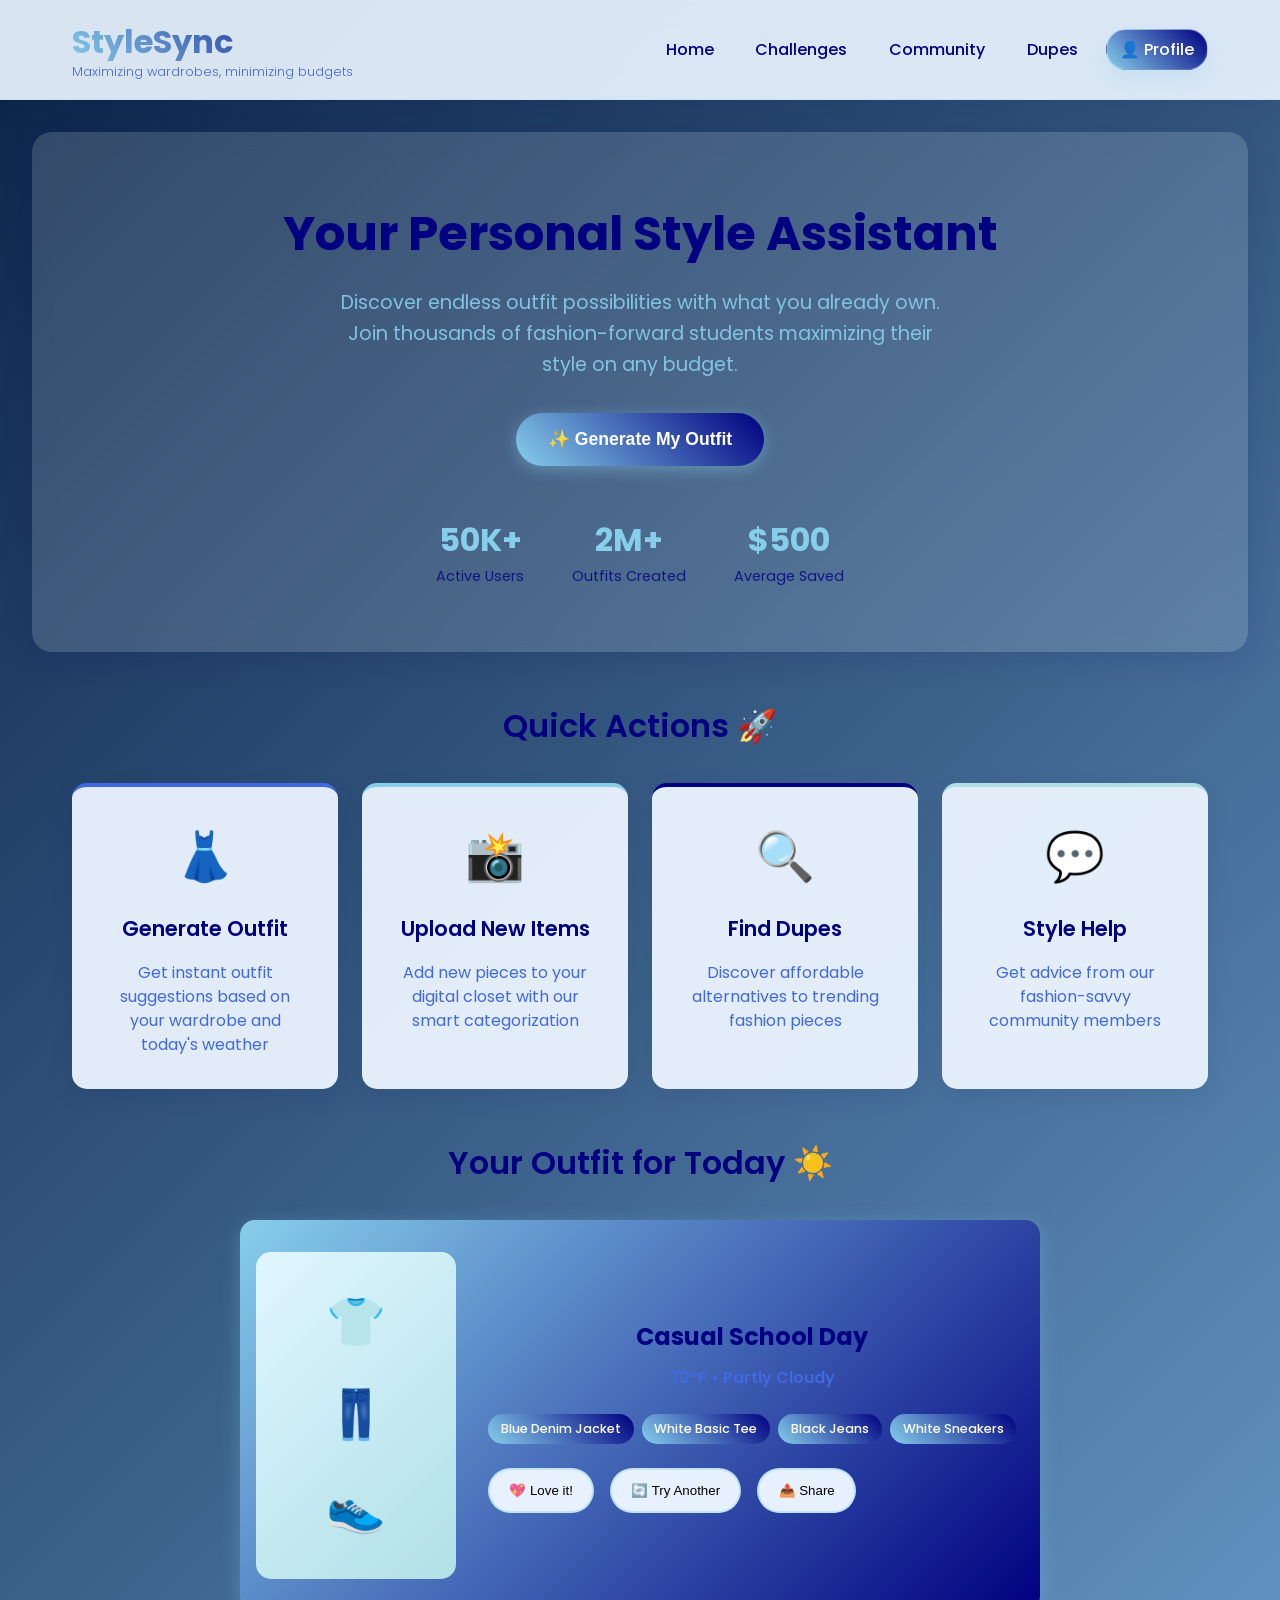
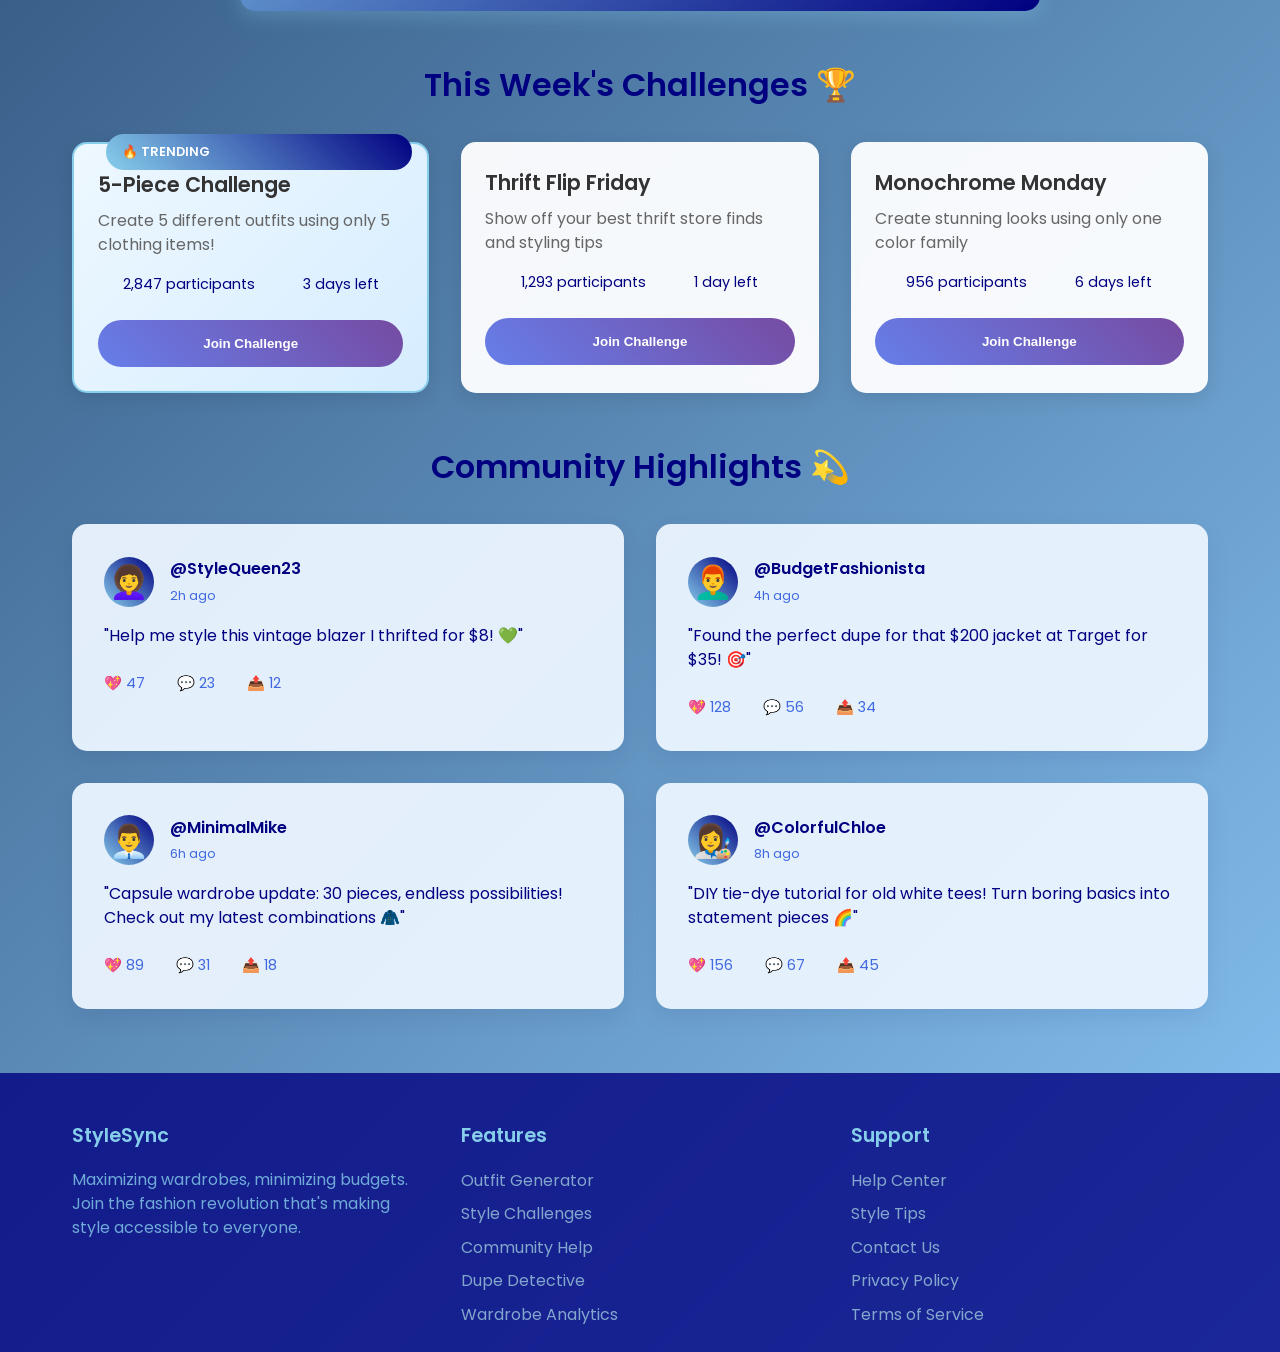
<file: index.html>
<!DOCTYPE html>
<html lang="en">
<head>
    <meta charset="UTF-8">
    <meta name="viewport" content="width=device-width, initial-scale=1.0">
    <title>StyleSync - Maximizing Wardrobes, Minimizing Budgets</title>
    <link href="https://fonts.googleapis.com/css2?family=Poppins:wght@300;400;500;600;700&display=swap" rel="stylesheet">
    <link rel="stylesheet" href="styles.css">
</head>
<body>
    <!-- Header -->
    <header class="header">
        <nav class="navbar">
            <div class="logo">
                <h1>StyleSync</h1>
                <p class="tagline">Maximizing wardrobes, minimizing budgets</p>
            </div>
            <ul class="nav-links">
                <li><a href="index.html">Home</a></li>
                <li><a href="challenges.html">Challenges</a></li>
                <li><a href="community.html">Community</a></li>
                <li><a href="dupes.html">Dupes</a></li>
                <li><a href="profile.html" class="profile-btn">👤 Profile</a></li>
            </ul>
        </nav>
    </header>

    <!-- Hero Section -->
    <section class="hero">
        <div class="hero-content">
            <h2>Your Personal Style Assistant</h2>
            <p>Discover endless outfit possibilities with what you already own. Join thousands of fashion-forward students maximizing their style on any budget.</p>
            <button class="cta-button">✨ Generate My Outfit</button>
        </div>
        <div class="hero-stats">
            <div class="stat">
                <div class="stat-number">50K+</div>
                <div class="stat-label">Active Users</div>
            </div>
            <div class="stat">
                <div class="stat-number">2M+</div>
                <div class="stat-label">Outfits Created</div>
            </div>
            <div class="stat">
                <div class="stat-number">$500</div>
                <div class="stat-label">Average Saved</div>
            </div>
        </div>
    </section>

    <!-- Quick Actions -->
    <section class="quick-actions">
        <h3>Quick Actions 🚀</h3>
        <div class="action-grid">
            <div class="action-card purple">
                <div class="action-icon">👗</div>
                <h4>Generate Outfit</h4>
                <p>Get instant outfit suggestions based on your wardrobe and today's weather</p>
            </div>
            <div class="action-card pink">
                <div class="action-icon">📸</div>
                <h4>Upload New Items</h4>
                <p>Add new pieces to your digital closet with our smart categorization</p>
            </div>
            <div class="action-card orange">
                <div class="action-icon">🔍</div>
                <h4>Find Dupes</h4>
                <p>Discover affordable alternatives to trending fashion pieces</p>
            </div>
            <div class="action-card blue">
                <div class="action-icon">💬</div>
                <h4>Style Help</h4>
                <p>Get advice from our fashion-savvy community members</p>
            </div>
        </div>
    </section>

    <!-- Today's Outfit -->
    <section class="todays-outfit">
        <h3>Your Outfit for Today ☀️</h3>
        <div class="outfit-container">
            <div class="outfit-card">
                <div class="outfit-image">
                    <div class="placeholder-outfit">
                        <span>👕</span>
                        <span>👖</span>
                        <span>👟</span>
                    </div>
                </div>
                <div class="outfit-details">
                    <h4>Casual School Day</h4>
                    <p class="weather">72°F • Partly Cloudy</p>
                    <div class="outfit-items">
                        <span class="item-tag">Blue Denim Jacket</span>
                        <span class="item-tag">White Basic Tee</span>
                        <span class="item-tag">Black Jeans</span>
                        <span class="item-tag">White Sneakers</span>
                    </div>
                    <div class="outfit-actions">
                        <button class="love-btn">💖 Love it!</button>
                        <button class="shuffle-btn">🔄 Try Another</button>
                        <button class="share-btn">📤 Share</button>
                    </div>
                </div>
            </div>
        </div>
    </section>

    <!-- Active Challenges -->
    <section class="challenges">
        <h3>This Week's Challenges 🏆</h3>
        <div class="challenge-grid">
            <div class="challenge-card featured">
                <div class="challenge-badge">🔥 TRENDING</div>
                <h4>5-Piece Challenge</h4>
                <p>Create 5 different outfits using only 5 clothing items!</p>
                <div class="challenge-stats">
                    <span>2,847 participants</span>
                    <span>3 days left</span>
                </div>
                <button class="join-btn">Join Challenge</button>
            </div>
            <div class="challenge-card">
                <h4>Thrift Flip Friday</h4>
                <p>Show off your best thrift store finds and styling tips</p>
                <div class="challenge-stats">
                    <span>1,293 participants</span>
                    <span>1 day left</span>
                </div>
                <button class="join-btn">Join Challenge</button>
            </div>
            <div class="challenge-card">
                <h4>Monochrome Monday</h4>
                <p>Create stunning looks using only one color family</p>
                <div class="challenge-stats">
                    <span>956 participants</span>
                    <span>6 days left</span>
                </div>
                <button class="join-btn">Join Challenge</button>
            </div>
        </div>
    </section>

    <!-- Community Feed -->
    <section class="community-feed">
        <h3>Community Highlights 💫</h3>
        <div class="feed-grid">
            <div class="feed-card">
                <div class="user-info">
                    <div class="avatar">👩‍🦱</div>
                    <div>
                        <strong>@StyleQueen23</strong>
                        <span class="post-time">2h ago</span>
                    </div>
                </div>
                <p>"Help me style this vintage blazer I thrifted for $8! 💚"</p>
                <div class="post-stats">
                    <span>💖 47</span>
                    <span>💬 23</span>
                    <span>📤 12</span>
                </div>
            </div>
            <div class="feed-card">
                <div class="user-info">
                    <div class="avatar">👨‍🦰</div>
                    <div>
                        <strong>@BudgetFashionista</strong>
                        <span class="post-time">4h ago</span>
                    </div>
                </div>
                <p>"Found the perfect dupe for that $200 jacket at Target for $35! 🎯"</p>
                <div class="post-stats">
                    <span>💖 128</span>
                    <span>💬 56</span>
                    <span>📤 34</span>
                </div>
            </div>
            <div class="feed-card">
                <div class="user-info">
                    <div class="avatar">👨‍💼</div>
                    <div>
                        <strong>@MinimalMike</strong>
                        <span class="post-time">6h ago</span>
                    </div>
                </div>
                <p>"Capsule wardrobe update: 30 pieces, endless possibilities! Check out my latest combinations 🧥"</p>
                <div class="post-stats">
                    <span>💖 89</span>
                    <span>💬 31</span>
                    <span>📤 18</span>
                </div>
            </div>
            <div class="feed-card">
                <div class="user-info">
                    <div class="avatar">👩‍🎨</div>
                    <div>
                        <strong>@ColorfulChloe</strong>
                        <span class="post-time">8h ago</span>
                    </div>
                </div>
                <p>"DIY tie-dye tutorial for old white tees! Turn boring basics into statement pieces 🌈"</p>
                <div class="post-stats">
                    <span>💖 156</span>
                    <span>💬 67</span>
                    <span>📤 45</span>
                </div>
            </div>
        </div>
    </section>

    <!-- Footer -->
    <footer class="footer">
        <div class="footer-content">
            <div class="footer-section">
                <h4>StyleSync</h4>
                <p>Maximizing wardrobes, minimizing budgets. Join the fashion revolution that's making style accessible to everyone.</p>
            </div>
            <div class="footer-section">
                <h4>Features</h4>
                <ul>
                    <li>Outfit Generator</li>
                    <li>Style Challenges</li>
                    <li>Community Help</li>
                    <li>Dupe Detective</li>
                    <li>Wardrobe Analytics</li>
                </ul>
            </div>
            <div class="footer-section">
                <h4>Support</h4>
                <ul>
                    <li>Help Center</li>
                    <li>Style Tips</li>
                    <li>Contact Us</li>
                    <li>Privacy Policy</li>
                    <li>Terms of Service</li>
                </ul>
            </div>
        </div>
    </footer>
<script src="script.js"></script>
</body>
</html>
</file>
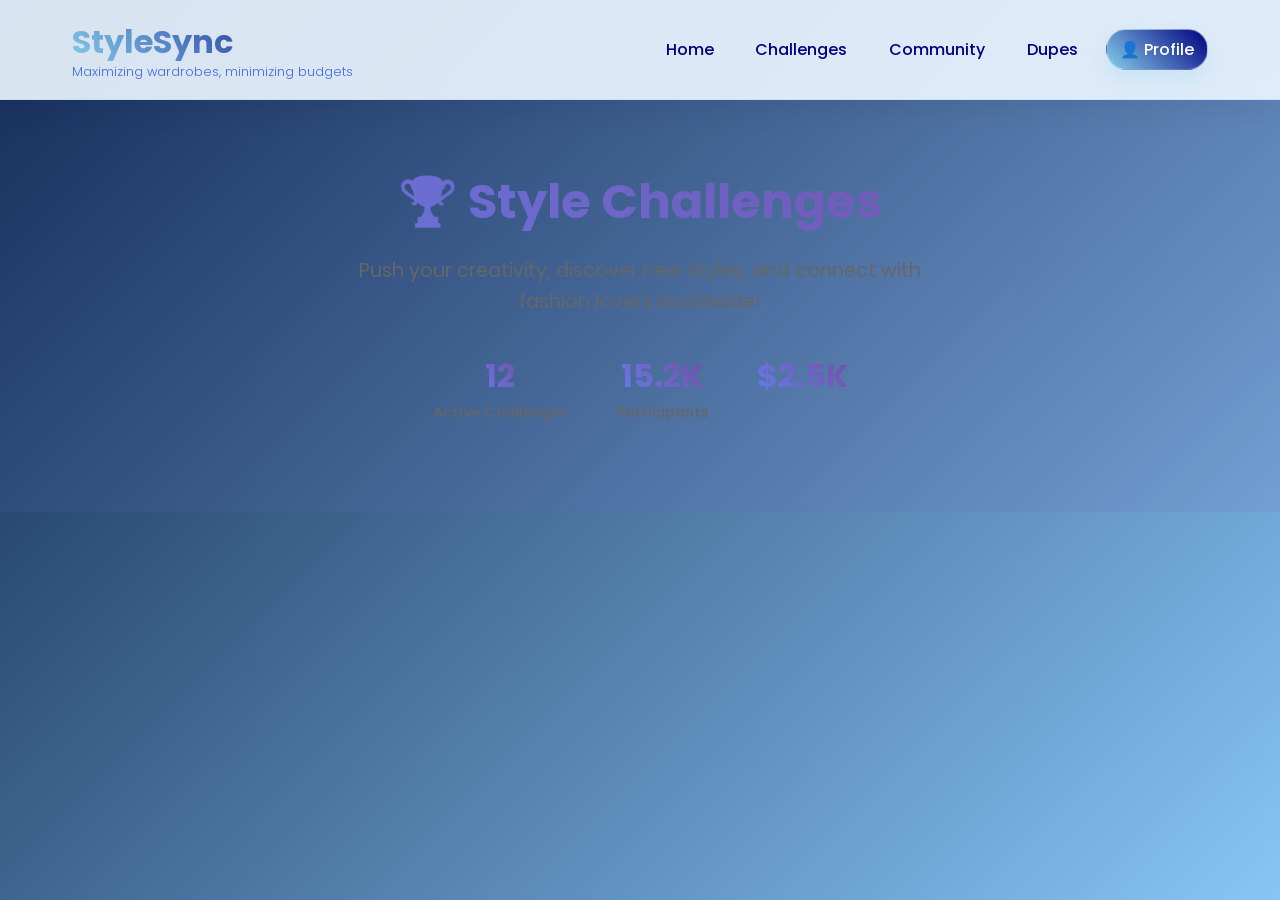
<file: challenges.html>
<!DOCTYPE html>
<html lang="en">
<head>
    <meta charset="UTF-8">
    <meta name="viewport" content="width=device-width, initial-scale=1.0">
    <title>StyleSync - Style Challenges</title>
    <link href="https://fonts.googleapis.com/css2?family=Poppins:wght@300;400;500;600;700&display=swap" rel="stylesheet">
    <link rel="stylesheet" href="styles.css">
</head>
<body>
    <!-- Header -->
    <header class="header">
        <nav class="navbar">
            <div class="logo">
                <h1>StyleSync</h1>
                <p class="tagline">Maximizing wardrobes, minimizing budgets</p>
            </div>
            <ul class="nav-links">
                <li><a href="index.html">Home</a></li>
                <li><a href="challenges.html" class="active">Challenges</a></li>
                <li><a href="community.html">Community</a></li>
                <li><a href="dupes.html">Dupes</a></li>
                <li><a href="profile.html" class="profile-btn">👤 Profile</a></li>
            </ul>
        </nav>
    </header>

    <!-- Challenge Hero -->
    <section class="challenge-hero">
        <div class="hero-content">
            <h2>🏆 Style Challenges</h2>
            <p>Push your creativity, discover new styles, and connect with fashion lovers worldwide!</p>
            <div class="challenge-stats">
                <div class="stat">
                    <span class="stat-number">12</span>
                    <span class="stat-label">Active Challenges</span>
                </div>
                <div class="stat">
                    <span class="stat-number">15.2K</span>
                    <span class="stat-label">Participants</span>
                </div>
                <div class="stat">
                    <span class="stat-number">$2.5K</span>
                    <span
</file>
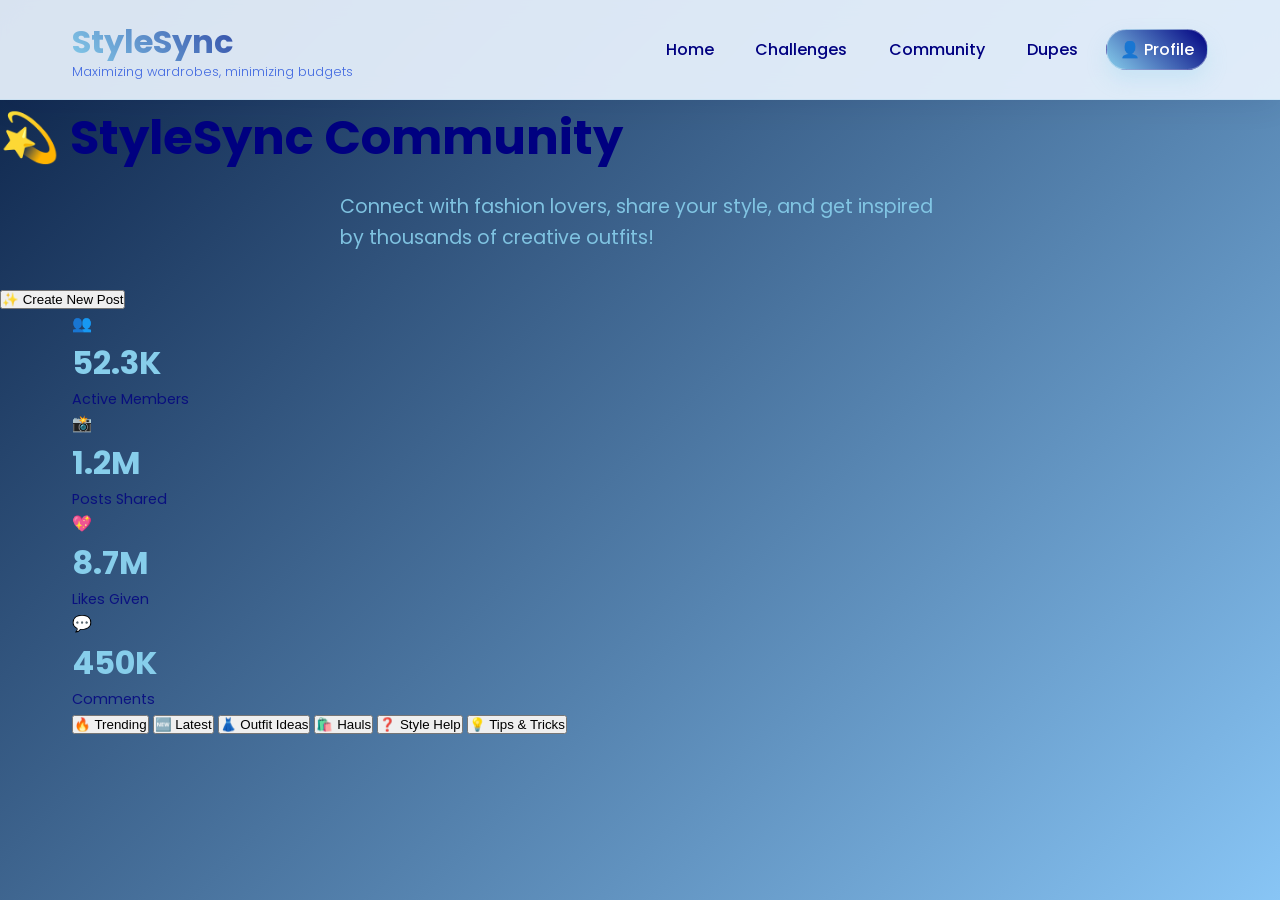
<file: community.html>
<!DOCTYPE html>
<html lang="en">
<head>
    <meta charset="UTF-8">
    <meta name="viewport" content="width=device-width, initial-scale=1.0">
    <title>StyleSync - Community</title>
    <link href="https://fonts.googleapis.com/css2?family=Poppins:wght@300;400;500;600;700&display=swap" rel="stylesheet">
    <link rel="stylesheet" href="styles.css">
</head>
<body>
    <!-- Header -->
    <header class="header">
        <nav class="navbar">
            <div class="logo">
                <h1>StyleSync</h1>
                <p class="tagline">Maximizing wardrobes, minimizing budgets</p>
            </div>
            <ul class="nav-links">
                <li><a href="index.html">Home</a></li>
                <li><a href="challenges.html">Challenges</a></li>
                <li><a href="community.html">Community</a></li>
                <li><a href="dupes.html">Dupes</a></li>
                <li><a href="profile.html" class="profile-btn">👤 Profile</a></li>
            </ul>
        </nav>
    </header>

    <!-- Community Hero -->
    <section class="community-hero">
        <div class="hero-content">
            <h2>💫 StyleSync Community</h2>
            <p>Connect with fashion lovers, share your style, and get inspired by thousands of creative outfits!</p>
            <button class="create-post-btn">✨ Create New Post</button>
        </div>
    </section>

    <!-- Community Stats -->
    <section class="community-stats">
        <div class="container">
            <div class="stats-grid">
                <div class="stat-card">
                    <div class="stat-icon">👥</div>
                    <div class="stat-number">52.3K</div>
                    <div class="stat-label">Active Members</div>
                </div>
                <div class="stat-card">
                    <div class="stat-icon">📸</div>
                    <div class="stat-number">1.2M</div>
                    <div class="stat-label">Posts Shared</div>
                </div>
                <div class="stat-card">
                    <div class="stat-icon">💖</div>
                    <div class="stat-number">8.7M</div>
                    <div class="stat-label">Likes Given</div>
                </div>
                <div class="stat-card">
                    <div class="stat-icon">💬</div>
                    <div class="stat-number">450K</div>
                    <div class="stat-label">Comments</div>
                </div>
            </div>
        </div>
    </section>

    <!-- Filter Tabs -->
    <section class="filter-section">
        <div class="container">
            <div class="filter-tabs">
                <button class="filter-tab active">🔥 Trending</button>
                <button class="filter-tab">🆕 Latest</button>
                <button class="filter-tab">👗 Outfit Ideas</button>
                <button class="filter-tab">🛍️ Hauls</button>
                <button class="filter-tab">❓ Style Help</button>
                <button class="filter-tab">💡 Tips & Tricks</button>
            </div>
        </div>
    </section>

    <!-- Community Feed -->
    <section class="community-feed">
        <div class="container">
            <div class="feed-layout">
                <!-- Main Feed -->
                <div class="main-feed">
                    <!--
</file>
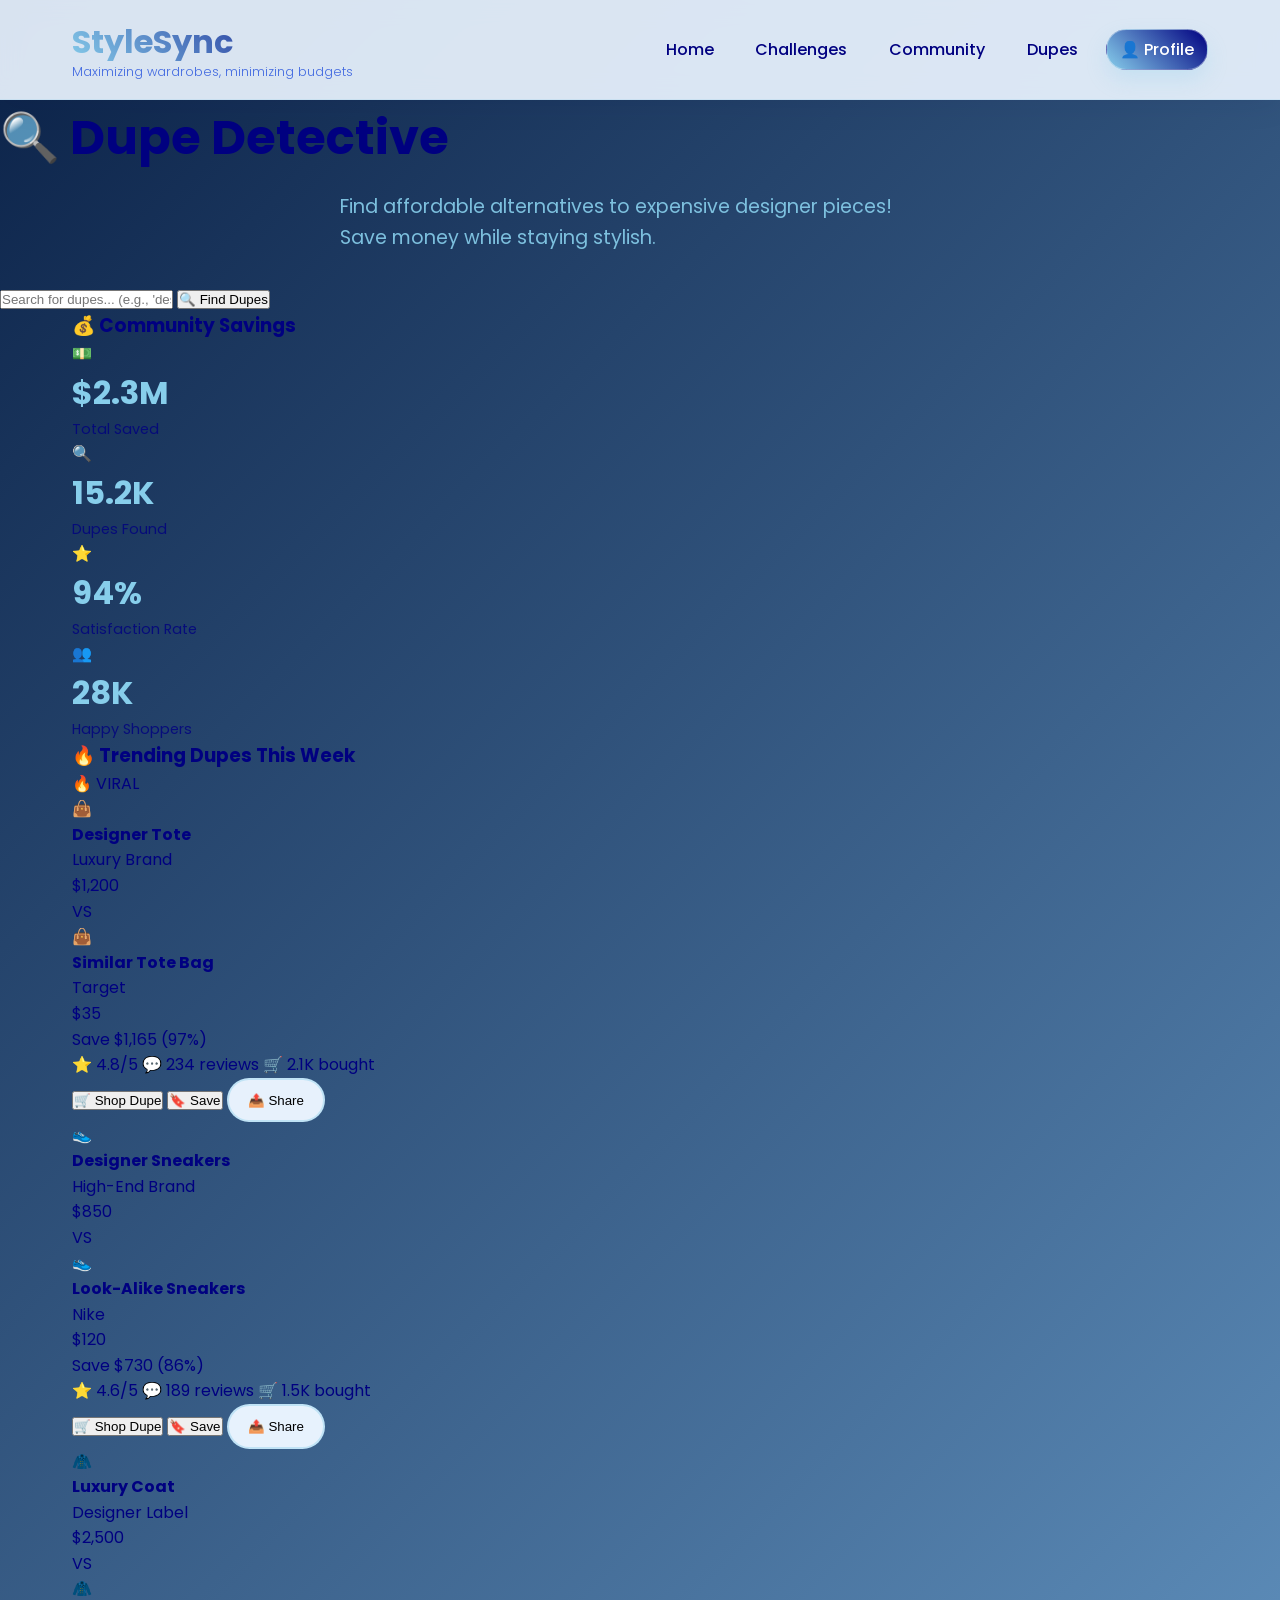
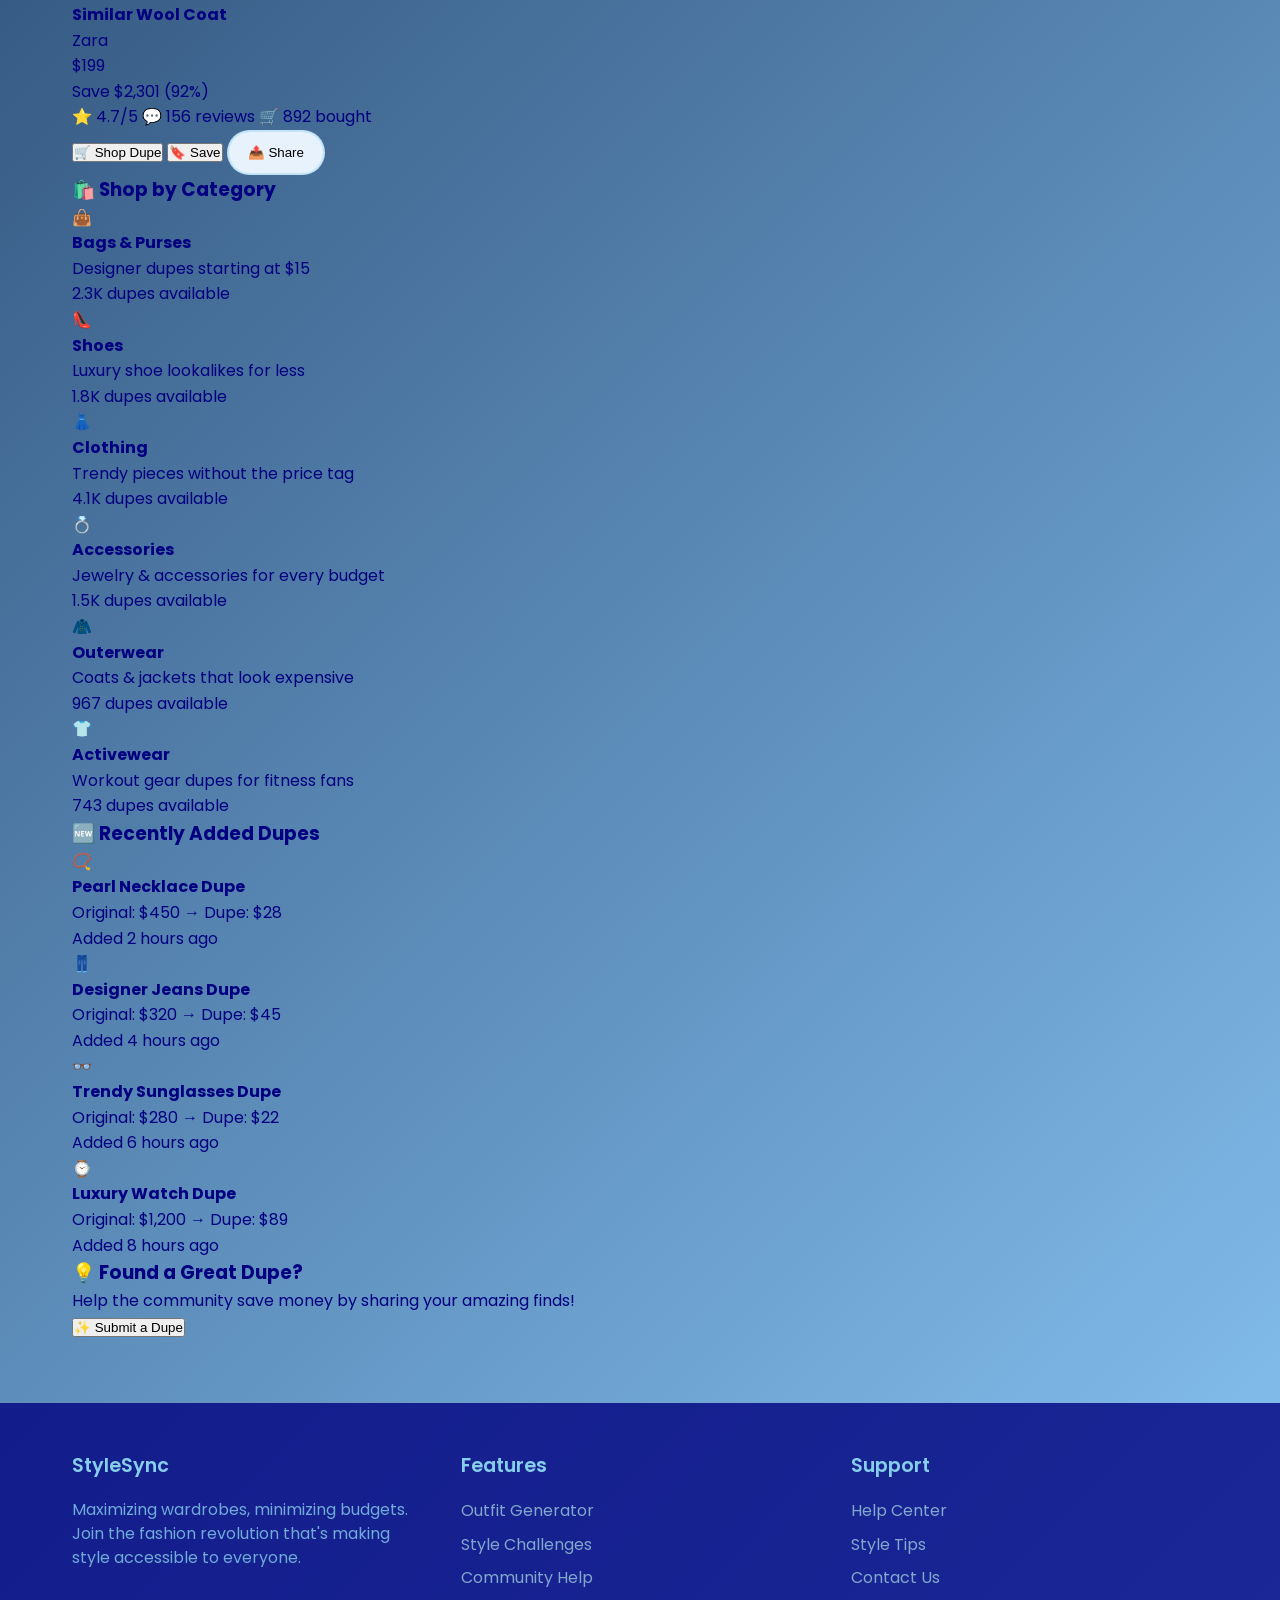
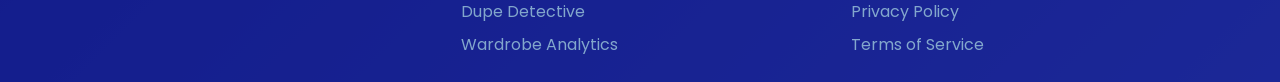
<file: dupes.html>
<!DOCTYPE html>
<html lang="en">
<head>
    <meta charset="UTF-8">
    <meta name="viewport" content="width=device-width, initial-scale=1.0">
    <title>StyleSync - Fashion Dupes</title>
    <link href="https://fonts.googleapis.com/css2?family=Poppins:wght@300;400;500;600;700&display=swap" rel="stylesheet">
    <link rel="stylesheet" href="styles.css">
</head>
<body>
    <!-- Header -->
    <header class="header">
        <nav class="navbar">
            <div class="logo">
                <h1>StyleSync</h1>
                <p class="tagline">Maximizing wardrobes, minimizing budgets</p>
            </div>
            <ul class="nav-links">
                <li><a href="index.html">Home</a></li>
                <li><a href="challenges.html">Challenges</a></li>
                <li><a href="community.html">Community</a></li>
                <li><a href="dupes.html">Dupes</a></li>
                <li><a href="profile.html" class="profile-btn">👤 Profile</a></li>
            </ul>
        </nav>
    </header>

    <!-- Dupes Hero -->
    <section class="dupes-hero">
        <div class="hero-content">
            <h2>🔍 Dupe Detective</h2>
            <p>Find affordable alternatives to expensive designer pieces! Save money while staying stylish.</p>
            <div class="search-bar">
                <input type="text" placeholder="Search for dupes... (e.g., 'designer handbag', 'trending jacket')">
                <button class="search-btn">🔍 Find Dupes</button>
            </div>
        </div>
    </section>

    <!-- Savings Stats -->
    <section class="savings-stats">
        <div class="container">
            <h3>💰 Community Savings</h3>
            <div class="stats-grid">
                <div class="stat-card">
                    <div class="stat-icon">💵</div>
                    <div class="stat-number">$2.3M</div>
                    <div class="stat-label">Total Saved</div>
                </div>
                <div class="stat-card">
                    <div class="stat-icon">🔍</div>
                    <div class="stat-number">15.2K</div>
                    <div class="stat-label">Dupes Found</div>
                </div>
                <div class="stat-card">
                    <div class="stat-icon">⭐</div>
                    <div class="stat-number">94%</div>
                    <div class="stat-label">Satisfaction Rate</div>
                </div>
                <div class="stat-card">
                    <div class="stat-icon">👥</div>
                    <div class="stat-number">28K</div>
                    <div class="stat-label">Happy Shoppers</div>
                </div>
            </div>
        </div>
    </section>

    <!-- Featured Dupes -->
    <section class="featured-dupes">
        <div class="container">
            <h3>🔥 Trending Dupes This Week</h3>
            <div class="dupes-grid">
                <!-- Dupe 1 -->
                <div class="dupe-card featured">
                    <div class="trending-badge">🔥 VIRAL</div>
                    <div class="dupe-comparison">
                        <div class="original-item">
                            <div class="item-image">👜</div>
                            <div class="item-info">
                                <h4>Designer Tote</h4>
                                <p class="brand">Luxury Brand</p>
                                <p class="price expensive">$1,200</p>
                            </div>
                        </div>
                        <div class="vs-divider">VS</div>
                        <div class="dupe-item">
                            <div class="item-image">👜</div>
                            <div class="item-info">
                                <h4>Similar Tote Bag</h4>
                                <p class="brand">Target</p>
                                <p class="price affordable">$35</p>
                            </div>
                        </div>
                    </div>
                    <div class="savings-info">
                        <div class="savings-amount">Save $1,165 (97%)</div>
                        <div class="dupe-stats">
                            <span>⭐ 4.8/5</span>
                            <span>💬 234 reviews</span>
                            <span>🛒 2.1K bought</span>
                        </div>
                    </div>
                    <div class="dupe-actions">
                        <button class="shop-btn">🛒 Shop Dupe</button>
                        <button class="save-btn">🔖 Save</button>
                        <button class="share-btn">📤 Share</button>
                    </div>
                </div>

                <!-- Dupe 2 -->
                <div class="dupe-card">
                    <div class="dupe-comparison">
                        <div class="original-item">
                            <div class="item-image">👟</div>
                            <div class="item-info">
                                <h4>Designer Sneakers</h4>
                                <p class="brand">High-End Brand</p>
                                <p class="price expensive">$850</p>
                            </div>
                        </div>
                        <div class="vs-divider">VS</div>
                        <div class="dupe-item">
                            <div class="item-image">👟</div>
                            <div class="item-info">
                                <h4>Look-Alike Sneakers</h4>
                                <p class="brand">Nike</p>
                                <p class="price affordable">$120</p>
                            </div>
                        </div>
                    </div>
                    <div class="savings-info">
                        <div class="savings-amount">Save $730 (86%)</div>
                        <div class="dupe-stats">
                            <span>⭐ 4.6/5</span>
                            <span>💬 189 reviews</span>
                            <span>🛒 1.5K bought</span>
                        </div>
                    </div>
                    <div class="dupe-actions">
                        <button class="shop-btn">🛒 Shop Dupe</button>
                        <button class="save-btn">🔖 Save</button>
                        <button class="share-btn">📤 Share</button>
                    </div>
                </div>

                <!-- Dupe 3 -->
                <div class="dupe-card">
                    <div class="dupe-comparison">
                        <div class="original-item">
                            <div class="item-image">🧥</div>
                            <div class="item-info">
                                <h4>Luxury Coat</h4>
                                <p class="brand">Designer Label</p>
                                <p class="price expensive">$2,500</p>
                            </div>
                        </div>
                        <div class="vs-divider">VS</div>
                        <div class="dupe-item">
                            <div class="item-image">🧥</div>
                            <div class="item-info">
                                <h4>Similar Wool Coat</h4>
                                <p class="brand">Zara</p>
                                <p class="price affordable">$199</p>
                            </div>
                        </div>
                    </div>
                    <div class="savings-info">
                        <div class="savings-amount">Save $2,301 (92%)</div>
                        <div class="dupe-stats">
                            <span>⭐ 4.7/5</span>
                            <span>💬 156 reviews</span>
                            <span>🛒 892 bought</span>
                        </div>
                    </div>
                    <div class="dupe-actions">
                        <button class="shop-btn">🛒 Shop Dupe</button>
                        <button class="save-btn">🔖 Save</button>
                        <button class="share-btn">📤 Share</button>
                    </div>
                </div>
            </div>
        </div>
    </section>

    <!-- Categories -->
    <section class="dupe-categories">
        <div class="container">
            <h3>🛍️ Shop by Category</h3>
            <div class="categories-grid">
                <div class="category-card bags">
                    <div class="category-icon">👜</div>
                    <h4>Bags & Purses</h4>
                    <p>Designer dupes starting at $15</p>
                    <div class="category-stats">2.3K dupes available</div>
                </div>
                <div class="category-card shoes">
                    <div class="category-icon">👠</div>
                    <h4>Shoes</h4>
                    <p>Luxury shoe lookalikes for less</p>
                    <div class="category-stats">1.8K dupes available</div>
                </div>
                <div class="category-card clothing">
                    <div class="category-icon">👗</div>
                    <h4>Clothing</h4>
                    <p>Trendy pieces without the price tag</p>
                    <div class="category-stats">4.1K dupes available</div>
                </div>
                <div class="category-card accessories">
                    <div class="category-icon">💍</div>
                    <h4>Accessories</h4>
                    <p>Jewelry & accessories for every budget</p>
                    <div class="category-stats">1.5K dupes available</div>
                </div>
                <div class="category-card outerwear">
                    <div class="category-icon">🧥</div>
                    <h4>Outerwear</h4>
                    <p>Coats & jackets that look expensive</p>
                    <div class="category-stats">967 dupes available</div>
                </div>
                <div class="category-card activewear">
                    <div class="category-icon">👕</div>
                    <h4>Activewear</h4>
                    <p>Workout gear dupes for fitness fans</p>
                    <div class="category-stats">743 dupes available</div>
                </div>
            </div>
        </div>
    </section>

    <!-- Recent Finds -->
    <section class="recent-finds">
        <div class="container">
            <h3>🆕 Recently Added Dupes</h3>
            <div class="recent-grid">
                <div class="recent-card">
                    <div class="recent-image">📿</div>
                    <div class="recent-info">
                        <h4>Pearl Necklace Dupe</h4>
                        <p>Original: $450 → Dupe: $28</p>
                        <div class="recent-stats">Added 2 hours ago</div>
                    </div>
                </div>
                <div class="recent-card">
                    <div class="recent-image">👖</div>
                    <div class="recent-info">
                        <h4>Designer Jeans Dupe</h4>
                        <p>Original: $320 → Dupe: $45</p>
                        <div class="recent-stats">Added 4 hours ago</div>
                    </div>
                </div>
                <div class="recent-card">
                    <div class="recent-image">👓</div>
                    <div class="recent-info">
                        <h4>Trendy Sunglasses Dupe</h4>
                        <p>Original: $280 → Dupe: $22</p>
                        <div class="recent-stats">Added 6 hours ago</div>
                    </div>
                </div>
                <div class="recent-card">
                    <div class="recent-image">⌚</div>
                    <div class="recent-info">
                        <h4>Luxury Watch Dupe</h4>
                        <p>Original: $1,200 → Dupe: $89</p>
                        <div class="recent-stats">Added 8 hours ago</div>
                    </div>
                </div>
            </div>
        </div>
    </section>

    <!-- Submit Dupe -->
    <section class="submit-dupe">
        <div class="container">
            <div class="submit-card">
                <h3>💡 Found a Great Dupe?</h3>
                <p>Help the community save money by sharing your amazing finds!</p>
                <button class="submit-btn">✨ Submit a Dupe</button>
            </div>
        </div>
    </section>

    <!-- Footer -->
    <footer class="footer">
        <div class="footer-content">
            <div class="footer-section">
                <h4>StyleSync</h4>
                <p>Maximizing wardrobes, minimizing budgets. Join the fashion revolution that's making style accessible to everyone.</p>
            </div>
            <div class="footer-section">
                <h4>Features</h4>
                <ul>
                    <li>Outfit Generator</li>
                    <li>Style Challenges</li>
                    <li>Community Help</li>
                    <li>Dupe Detective</li>
                    <li>Wardrobe Analytics</li>
                </ul>
            </div>
            <div class="footer-section">
                <h4>Support</h4>
                <ul>
                    <li>Help Center</li>
                    <li>Style Tips</li>
                    <li>Contact Us</li>
                    <li>Privacy Policy</li>
                    <li>Terms of Service</li>
                </ul>
            </div>
        </div>
    </footer>
</body>
</html>
</file>
<file: styles.css>
* {
    margin: 0;
    padding: 0;
    box-sizing: border-box;
}

body {
    font-family: 'Poppins', sans-serif;
    line-height: 1.6;
    color: #000080;
    background: linear-gradient(135deg, #87ceeb 0%, #000080 100%);
    min-height: 100vh;
}

/* Header */
.header {
    background: rgba(255, 255, 255, 0.92);
    backdrop-filter: blur(18px);
    position: sticky;
    top: 0;
    z-index: 100;
    border-bottom: 1px solid rgba(135, 206, 235, 0.25);
    box-shadow: 0 10px 30px rgba(0, 0, 0, 0.08);
}

.navbar {
    display: flex;
    justify-content: space-between;
    align-items: center;
    gap: 1rem;
    padding: 1rem 2rem;
    max-width: 1200px;
    margin: 0 auto;
}

.logo h1 {
    background: linear-gradient(45deg, #87ceeb, #4169e1, #000080, #b0e0e6);
    background-size: 300% 300%;
    -webkit-background-clip: text;
    -webkit-text-fill-color: transparent;
    background-clip: text;
    animation: gradientShift 3s ease infinite;
    font-size: 1.8rem;
    font-weight: 700;
}

.tagline {
    font-size: 0.8rem;
    color: #000080;
    font-weight: 300;
}

@keyframes gradientShift {
    0% {
        background-position: 0% 50%;
    }
    50% {
        background-position: 100% 50%;
    }
    100% {
        background-position: 0% 50%;
    }
}

.nav-links {
    display: flex;
    list-style: none;
    gap: 1rem;
    align-items: center;
}

.nav-links a {
    text-decoration: none;
    color: #000080;
    font-weight: 500;
    padding: 0.5rem 0.8rem;
    border-radius: 999px;
    transition: all 0.25s ease;
}

.nav-links a:hover {
    color: white;
    background: rgba(135, 206, 235, 0.24);
}

.profile-btn {
    background: linear-gradient(45deg, #87ceeb, #000080);
    color: white !important;
    padding: 0.65rem 1.2rem;
    border-radius: 999px;
    border: 1px solid rgba(255, 255, 255, 0.25);
    box-shadow: 0 10px 20px rgba(135, 206, 235, 0.25);
    transition: transform 0.25s ease, box-shadow 0.25s ease;
}

.profile-btn:hover {
    transform: translateY(-2px);
    box-shadow: 0 12px 24px rgba(135, 206, 235, 0.35);
    color: white !important;
}

/* Hero Section */
.hero {
    text-align: center;
    padding: 4rem 2rem;
    background: rgba(235, 245, 255, 0.16);
    backdrop-filter: blur(10px);
    margin: 2rem;
    border-radius: 20px;
    box-shadow: 0 8px 32px rgba(0, 0, 80, 0.12);
}

.hero-content h2 {
    font-size: 3rem;
    color: #000080;
    margin-bottom: 1rem;
    font-weight: 700;
}

.hero-content p {
    font-size: 1.2rem;
    color: rgba(135, 206, 235, 0.9);
    margin-bottom: 2rem;
    max-width: 600px;
    margin-left: auto;
    margin-right: auto;
}

.cta-button {
    background: linear-gradient(45deg, #87ceeb, #000080);
    color: white;
    border: none;
    padding: 1rem 2rem;
    font-size: 1.1rem;
    font-weight: 600;
    border-radius: 50px;
    cursor: pointer;
    transition: transform 0.3s ease, box-shadow 0.3s ease;
    box-shadow: 0 4px 15px rgba(135, 206, 235, 0.4);
}

.cta-button:hover {
    transform: translateY(-3px);
    box-shadow: 0 6px 20px rgba(135, 206, 235, 0.6);
}

.hero-stats {
    display: flex;
    justify-content: center;
    gap: 3rem;
    margin-top: 3rem;
}

.stat {
    display: flex;
    flex-direction: column;
    align-items: center;
}

.stat-number {
    font-size: 2rem;
    font-weight: 700;
    color: #87ceeb;
}

.stat-label {
    color: rgba(0, 0, 128, 0.8);
    font-size: 0.9rem;
}

/* Main Content Sections */
.quick-actions,
.todays-outfit,
.challenges,
.community-feed {
    max-width: 1200px;
    margin: 3rem auto;
    padding: 0 2rem;
}

.quick-actions h3,
.todays-outfit h3,
.challenges h3,
.community-feed h3 {
    text-align: center;
    font-size: 2rem;
    color: #000080;
    margin-bottom: 2rem;
    font-weight: 600;
}

/* Quick Actions Grid */
.action-grid {
    display: grid;
    grid-template-columns: repeat(auto-fit, minmax(250px, 1fr));
    gap: 1.5rem;
}

.action-card {
    background: rgba(235, 245, 255, 0.95);
    padding: 2rem;
    border-radius: 15px;
    text-align: center;
    box-shadow: 0 8px 25px rgba(0, 0, 80, 0.08);
    transition: transform 0.3s ease, box-shadow 0.3s ease;
    cursor: pointer;
}

.action-card:hover {
    transform: translateY(-5px);
    box-shadow: 0 15px 35px rgba(0, 0, 80, 0.16);
}

.action-card.purple {
    border-top: 4px solid #4169e1;
}

.action-card.pink {
    border-top: 4px solid #87ceeb;
}

.action-card.orange {
    border-top: 4px solid #000080;
}

.action-card.blue {
    border-top: 4px solid #b0e0e6;
}

.action-icon {
    font-size: 3rem;
    margin-bottom: 1rem;
}

.action-card h4 {
    font-size: 1.3rem;
    margin-bottom: 1rem;
    color: #000080;
    font-weight: 600;
}

.action-card p {
    color: #4169e1;
    line-height: 1.5;
}

/* Today's Outfit Section */
.outfit-container {
    display: flex;
    justify-content: center;
    margin-bottom: 2rem;
}

.outfit-card {
    background: rgba(235, 245, 255, 0.95);
    padding: 2rem;
    border-radius: 20px;
    box-shadow: 0 10px 30px rgba(0, 0, 80, 0.12);
    display: flex;
    gap: 2rem;
    align-items: center;
    max-width: 800px;
    width: 100%;
}

.placeholder-outfit {
    display: flex;
    flex-direction: column;
    gap: 1rem;
    font-size: 3rem;
    background: linear-gradient(135deg, #e0f6ff 0%, #b0e0e6 100%);
    padding: 2rem;
    border-radius: 15px;
    text-align: center;
    min-width: 200px;
}

.outfit-details h4 {
    font-size: 1.5rem;
    color: #000080;
    margin-bottom: 0.5rem;
}

.weather {
    color: #4169e1;
    margin-bottom: 1.5rem;
    font-size: 1rem;
}

.outfit-items {
    display: flex;
    flex-wrap: wrap;
    gap: 0.5rem;
    margin-bottom: 1.5rem;
}

.item-tag {
    background: linear-gradient(45deg, #87ceeb, #000080);
    color: white;
    padding: 0.3rem 0.8rem;
    border-radius: 20px;
    font-size: 0.8rem;
    font-weight: 500;
}

.outfit-actions {
    display: flex;
    gap: 1rem;
    flex-wrap: wrap;
}

.love-btn,
.shuffle-btn,
.share-btn {
    background: rgba(235, 245, 255, 0.98);
    border: 2px solid rgba(135, 206, 235, 0.4);
    padding: 0.8rem 1.2rem;
    border-radius: 25px;
    cursor: pointer;
    transition: all 0.3s ease;
    font-weight: 500;
}

.love-btn:hover {
    border-color: #87ceeb;
    color: #87ceeb;
}

.shuffle-btn:hover {
    border-color: #000080;
    color: #000080;
}

.share-btn:hover {
    border-color: #4169e1;
    color: #4169e1;
}

/* Active Challenges */
.challenge-grid {
    display: grid;
    grid-template-columns: repeat(auto-fit, minmax(300px, 1fr));
    gap: 2rem;
    margin-bottom: 3rem;
}

.challenge-card {
    background: rgba(235, 245, 255, 0.95);
    padding: 2rem;
    border-radius: 15px;
    box-shadow: 0 8px 25px rgba(0, 0, 80, 0.08);
    transition: transform 0.3s ease, box-shadow 0.3s ease;
    position: relative;
}

.challenge-card:hover {
    transform: translateY(-5px);
    box-shadow: 0 15px 35px rgba(0, 0, 80, 0.16);
}

.challenge-card.featured {
    border: 2px solid #87ceeb;
    background: linear-gradient(135deg, #eef8ff 0%, #d6edff 100%);
}

.challenge-badge {
    position: absolute;
    top: -10px;
    right: 15px;
    background: linear-gradient(45deg, #87ceeb, #000080);
    color: white;
    padding: 0.5rem 1rem;
    border-radius: 20px;
    font-size: 0.8rem;
    font-weight: 600;
}

.challenge-card h4 {
    font-size: 1.4rem;
    color: #000080;
    margin-bottom: 1rem;
    font-weight: 600;
}

.challenge-card p {
    color: #4169e1;
    margin-bottom: 1.5rem;
    line-height: 1.5;
}

.challenge-stats {
    display: flex;
    justify-content: space-between;
    margin-bottom: 1.5rem;
    font-size: 0.9rem;
    color: #000080;
}

.join-btn {
    width: 100%;
    background: linear-gradient(45deg, #87ceeb, #000080);
    color: white;
    border: none;
    padding: 1rem;
    border-radius: 10px;
    font-weight: 600;
    cursor: pointer;
    transition: transform 0.3s ease;
}

.join-btn:hover {
    transform: translateY(-2px);
}

/* Community Feed */
.feed-grid {
    display: grid;
    grid-template-columns: repeat(auto-fit, minmax(400px, 1fr));
    gap: 2rem;
    margin-bottom: 3rem;
}

.feed-card {
    background: rgba(235, 245, 255, 0.95);
    padding: 2rem;
    border-radius: 15px;
    box-shadow: 0 8px 25px rgba(0, 0, 80, 0.08);
    transition: transform 0.3s ease;
}

.feed-card:hover {
    transform: translateY(-3px);
}

.user-info {
    display: flex;
    align-items: center;
    gap: 1rem;
    margin-bottom: 1rem;
}

.avatar {
    font-size: 2rem;
    width: 50px;
    height: 50px;
    display: flex;
    align-items: center;
    justify-content: center;
    background: linear-gradient(45deg, #87ceeb, #000080);
    border-radius: 50%;
}

.user-info div strong {
    display: block;
    font-weight: 600;
    color: #000080;
}

.post-time {
    font-size: 0.8rem;
    color: #4169e1;
}

.feed-card p {
    color: #000080;
    margin-bottom: 1.5rem;
    line-height: 1.5;
}

.post-stats {
    display: flex;
    gap: 2rem;
    font-size: 0.9rem;
    color: #4169e1;
}

.post-stats span {
    cursor: pointer;
    transition: color 0.3s ease;
}

.post-stats span:hover {
    color: #87ceeb;
}

/* Footer */
.footer {
    background: rgba(0, 0, 128, 0.8);
    color: white;
    padding: 3rem 0 1rem;
    margin-top: 4rem;
}

.footer-content {
    max-width: 1200px;
    margin: 0 auto;
    padding: 0 2rem;
    display: grid;
    grid-template-columns: repeat(auto-fit, minmax(250px, 1fr));
    gap: 2rem;
}

.footer-section h4 {
    font-size: 1.2rem;
    margin-bottom: 1rem;
    color: #87ceeb;
    font-weight: 600;
}

.footer-section p {
    color: rgba(135, 206, 235, 0.8);
    line-height: 1.5;
}

.footer-section ul {
    list-style: none;
}

.footer-section ul li {
    margin-bottom: 0.5rem;
    color: rgba(176, 224, 230, 0.7);
    cursor: pointer;
    transition: color 0.3s ease;
}

.footer-section ul li:hover {
    color: #87ceeb;
}

/* Responsive Design */
@media (max-width: 768px) {
    .hero-content h2 {
        font-size: 2rem;
    }
    
    .hero-stats {
        flex-direction: column;
        gap: 1rem;
    }
    
    .outfit-card {
        flex-direction: column;
        text-align: center;
    }
    
    .challenge-grid,
    .feed-grid {
        grid-template-columns: 1fr;
    }
    
    .outfit-actions {
        justify-content: center;
    }
}

* {
    margin: 0;
    padding: 0;
    box-sizing: border-box;
}

body {
    font-family: 'Poppins', sans-serif;
    background: linear-gradient(135deg, #0b2248 0%, #88c5f5 100%);
    min-height: 100vh;
    color: #000080;
}

/* Header Styles */
.header {
    background: rgba(235, 245, 255, 0.92);
    backdrop-filter: blur(12px);
    box-shadow: 0 4px 30px rgba(0, 0, 64, 0.08);
    position: sticky;
    top: 0;
    z-index: 1000;
    border-bottom: 1px solid rgba(135, 206, 235, 0.2);
}

nav {
    display: flex;
    justify-content: space-between;
    align-items: center;
    padding: 1rem 2rem;
    max-width: 1200px;
    margin: 0 auto;
    gap: 1rem;
}

.logo h1 {
    background: linear-gradient(45deg, #87ceeb, #000080);
    background-clip: text;
    -webkit-background-clip: text;
    color: transparent;
    font-size: 2rem;
    font-weight: 700;
}

.tagline {
    font-size: 0.8rem;
    color: #4169e1;
    margin-top: -5px;
}

.nav-links {
    display: flex;
    list-style: none;
    gap: 1rem;
    align-items: center;
}
 a {
    text-decoration: none;
    color: #000080;
    font-weight: 500;
    padding: 0.5rem 0.8rem;
    border-radius: 999px;
    transition: all 0.25s ease;
}

 a:hover {
    color: white;
    background: rgba(135, 206, 235, 0.25);
}

.profile-btn {
    background: linear-gradient(45deg, #87ceeb, #000080);
    color: white !important;
    padding: 0.6rem 1.2rem;
    border-radius: 999px;
    font-weight: 600;
    border: 1px solid rgba(255, 255, 255, 0.35);
    box-shadow: 0 10px 20px rgba(135, 206, 235, 0.25);
}

.profile-btn:hover {
    transform: translateY(-1px);
    box-shadow: 0 12px 24px rgba(135, 206, 235, 0.35);
}

/* Main Content */
main {
    padding: 2rem;
    display: flex;
    justify-content: center;
}

.profile-container {
    background: rgba(235, 245, 255, 0.88);
    backdrop-filter: blur(12px);
    border-radius: 20px;
    padding: 2rem;
    max-width: 900px;
    width: 100%;
    box-shadow: 0 10px 40px rgba(0, 0, 64, 0.1);
}

.profile-header {
    display: flex;
    align-items: center;
    margin-bottom: 2rem;
    padding-bottom: 2rem;
    border-bottom: 2px solid rgba(135, 206, 235, 0.25);
}

.profile-picture img {
    width: 120px;
    height: 120px;
    border-radius: 50%;
    border: 4px solid #87ceeb;
    box-shadow: 0 5px 20px rgba(135, 206, 235, 0.3);
}

.profile-info {
    margin-left: 2rem;
}

.profile-info h2 {
    font-size: 2.2rem;
    font-weight: 700;
    background: linear-gradient(45deg, #87ceeb, #000080);
    background-clip: text;
    -webkit-background-clip: text;
    color: transparent;
    margin-bottom: 0.5rem;
}

.profile-info p {
    color: #4169e1;
    margin-bottom: 0.3rem;
    font-weight: 500;
}

.profile-stats {
    display: flex;
    justify-content: space-around;
    margin-bottom: 2rem;
    padding: 2rem;
    background: linear-gradient(135deg, rgba(135, 206, 235, 0.12), rgba(0, 0, 128, 0.08));
    border-radius: 15px;
    border: 1px solid rgba(135, 206, 235, 0.3);
}

.stat {
    text-align: center;
}

.stat h3 {
    font-size: 2rem;
    font-weight: 700;
    background: linear-gradient(45deg, #87ceeb, #000080);
    background-clip: text;
    -webkit-background-clip: text;
    color: transparent;
    margin-bottom: 0.5rem;
}

.stat p {
    color: #4169e1;
    font-weight: 500;
}

.profile-content {
    margin-top: 2rem;
}

.about-section {
    margin-bottom: 2rem;
    padding: 1.5rem;
    background: rgba(135, 206, 235, 0.08);
    border-radius: 15px;
    border-left: 4px solid #87ceeb;
}

.about-section h3 {
    font-size: 1.4rem;
    font-weight: 600;
    color: #000080;
    margin-bottom: 1rem;
}

.about-section p {
    color: #4169e1;
    line-height: 1.6;
}

.recent-outfits h3 {
    font-size: 1.4rem;
    font-weight: 600;
    color: #000080;
    margin-bottom: 1rem;
}

.outfit-grid {
    display: flex;
    gap: 1rem;
}

.outfit-card {
    background: linear-gradient(135deg, #87ceeb, #000080);
    color: white;
    padding: 2rem 1rem;
    border-radius: 15px;
    text-align: center;
    flex: 1;
    font-weight: 600;
    box-shadow: 0 5px 20px rgba(135, 206, 235, 0.3);
    transition: transform 0.3s ease;
}

.outfit-card:hover {
    transform: translateY(-5px);
}

/* Challenge Page Styles */
.container {
    max-width: 1200px;
    margin: 0 auto;
    padding: 0 2rem;
}

.challenge-hero {
    background: linear-gradient(135deg, rgba(102, 126, 234, 0.1), rgba(118, 75, 162, 0.1));
    padding: 4rem 2rem;
    text-align: center;
}

.challenge-hero h2 {
    font-size: 3rem;
    font-weight: 700;
    background: linear-gradient(45deg, #667eea, #764ba2);
    background-clip: text;
    -webkit-background-clip: text;
    color: transparent;
    margin-bottom: 1rem;
}

.challenge-hero p {
    font-size: 1.2rem;
    color: #666;
    margin-bottom: 2rem;
}

.challenge-stats {
    display: flex;
    justify-content: center;
    gap: 3rem;
}

.challenge-stats .stat {
    text-align: center;
}

.challenge-stats .stat-number {
    display: block;
    font-size: 2rem;
    font-weight: 700;
    background: linear-gradient(45deg, #667eea, #764ba2);
    background-clip: text;
    -webkit-background-clip: text;
    color: transparent;
}

.challenge-stats .stat-label {
    color: #666;
    font-weight: 500;
}

.featured-challenge {
    padding: 3rem 0;
}

.featured-challenge h3 {
    font-size: 2rem;
    font-weight: 600;
    color: #333;
    margin-bottom: 2rem;
    text-align: center;
}

.featured-card {
    background: rgba(255, 255, 255, 0.95);
    backdrop-filter: blur(10px);
    border-radius: 20px;
    padding: 2rem;
    box-shadow: 0 10px 40px rgba(0, 0, 0, 0.1);
    position: relative;
    border: 2px solid #667eea;
}

.challenge-badge {
    position: absolute;
    top: -10px;
    left: 2rem;
    padding: 0.5rem 1rem;
    border-radius: 20px;
    font-size: 0.8rem;
    font-weight: 600;
    color: white;
}

.challenge-badge.trending {
    background: linear-gradient(45deg, #ff6b6b, #ee5a24);
}

.featured-card h4 {
    font-size: 1.8rem;
    font-weight: 700;
    color: #333;
    margin-bottom: 1rem;
}

.featured-card p {
    color: #666;
    font-size: 1.1rem;
    margin-bottom: 1.5rem;
    line-height: 1.6;
}

.challenge-details {
    display: flex;
    gap: 2rem;
    margin-bottom: 2rem;
}

.detail {
    color: #666;
}

.join-btn {
    background: linear-gradient(45deg, #667eea, #764ba2);
    color: white;
    border: none;
    padding: 1rem 2rem;
    border-radius: 25px;
    font-weight: 600;
    cursor: pointer;
    transition: transform 0.3s ease;
}

.join-btn:hover {
    transform: translateY(-2px);
}

.join-btn.featured {
    padding: 1.2rem 3rem;
    font-size: 1.1rem;
}

.active-challenges {
    padding: 3rem 0;
}

.active-challenges h3 {
    font-size: 2rem;
    font-weight: 600;
    color: #333;
    margin-bottom: 2rem;
    text-align: center;
}

.challenges-grid {
    display: grid;
    grid-template-columns: repeat(auto-fit, minmax(350px, 1fr));
    gap: 2rem;
}

.challenge-card {
    background: rgba(255, 255, 255, 0.95);
    backdrop-filter: blur(10px);
    border-radius: 15px;
    padding: 1.5rem;
    box-shadow: 0 5px 20px rgba(0, 0, 0, 0.1);
    position: relative;
    transition: transform 0.3s ease;
}

.challenge-card:hover {
    transform: translateY(-5px);
}

.challenge-badge.weekly { background: #3b82f6; }
.challenge-badge.daily { background: #10b981; }
.challenge-badge.seasonal { background: #f59e0b; }
.challenge-badge.community { background: #8b5cf6; }
.challenge-badge.beginner { background: #06b6d4; }
.challenge-badge.advanced { background: #ef4444; }

.challenge-card h4 {
    font-size: 1.3rem;
    font-weight: 600;
    color: #333;
    margin-bottom: 0.5rem;
}

.challenge-card p {
    color: #666;
    margin-bottom: 1rem;
    line-height: 1.5;
}

.challenge-info {
    margin-bottom: 1.5rem;
}

.challenge-info div {
    color: #666;
    font-size: 0.9rem;
    margin-bottom: 0.3rem;
}

.my-challenges {
    
/* Community Page Styles */
.community-hero {
    background: linear-gradient(135deg, rgba(102, 126, 234, 0.1), rgba(118, 75, 162, 0.1));
    padding: 4rem 2rem;
    text-align: center;
}

.community-hero h2 {
    font-size: 3rem;
    font-weight: 700;
    background: linear-gradient(45deg, #667eea, #764ba2);
    background-clip: text;
    -webkit-background-clip: text;
    color: transparent;
    margin-bottom: 1rem;
}

.community-hero p {
    font-size: 1.2rem;
    color: #666;
    margin-bottom: 2rem;
    max-width: 600px;
    margin-left: auto;
    margin-right: auto;
}

.create-post-btn {
    background: linear-gradient(45deg, #667eea, #764ba2);
    color: white;
    border: none;
    padding: 1rem 2rem;
    border-radius: 25px;
    font-weight: 600;
    cursor: pointer;
    font-size: 1.1rem;
    transition: transform 0.3s ease;
}

.create

/* Dupes Page Styles */
.dupes-hero {
    background: linear-gradient(135deg, rgba(102, 126, 234, 0.1), rgba(118, 75, 162, 0.1));
    padding: 4rem 2rem;
    text-align: center;
}

.dupes-hero h2 {
    font-size: 3rem;
    font-weight: 700;
    background: linear-gradient(45deg, #667eea, #764ba2);
    background-clip: text;
    -webkit-background-clip: text;
    color: transparent;
    margin-bottom: 1rem;
}

.dupes-hero p {
    font-size: 1.2rem;
    color: #666;
    margin-bottom: 2rem;
    max-width: 600px;
    margin-left: auto;
    margin-right: auto;
}

.search-bar {
    display: flex;
    max-width: 600px;
    margin: 0 auto;
    gap: 1rem;
}

.search-bar input {
    flex: 1;
    padding: 1rem 1.5rem;
    border: 2px solid rgba(102, 126, 234, 0.3);
    border-radius: 25px;
    font-size: 1rem;
    outline: none;
}
</file>
